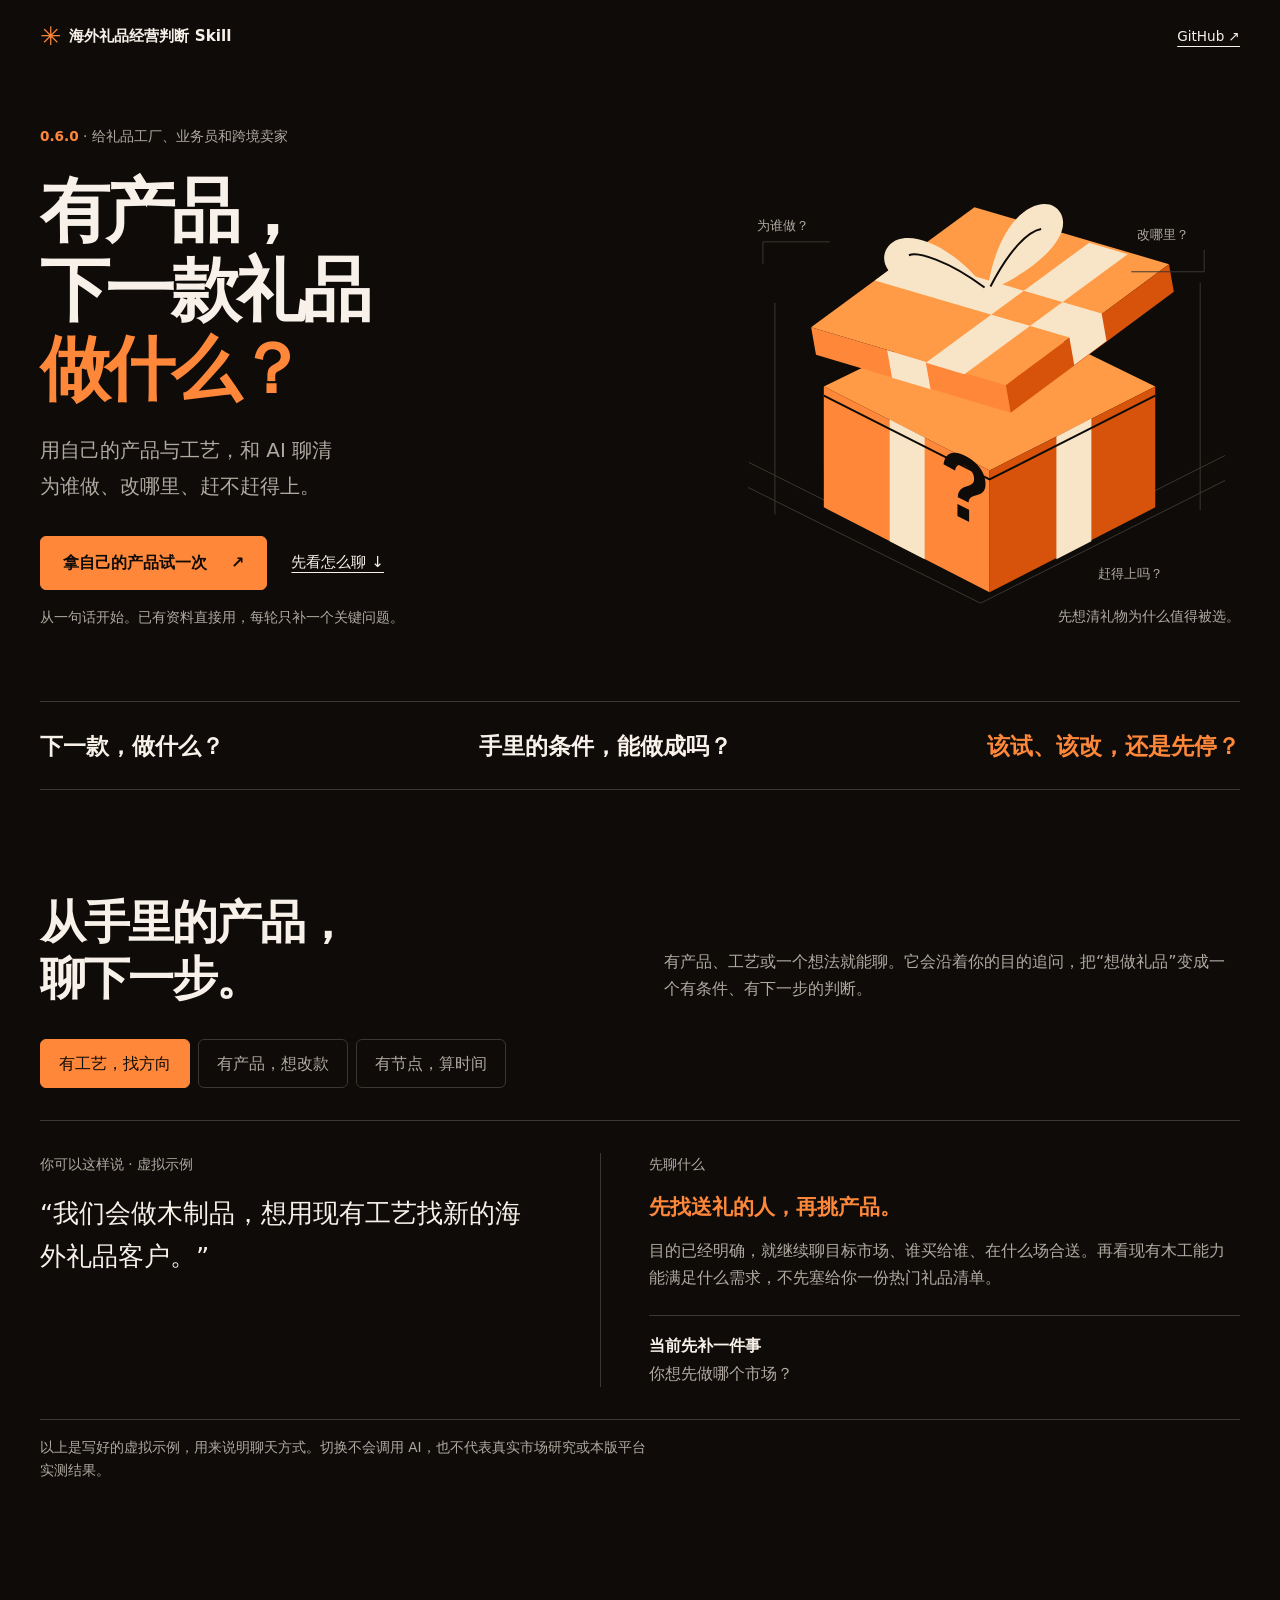
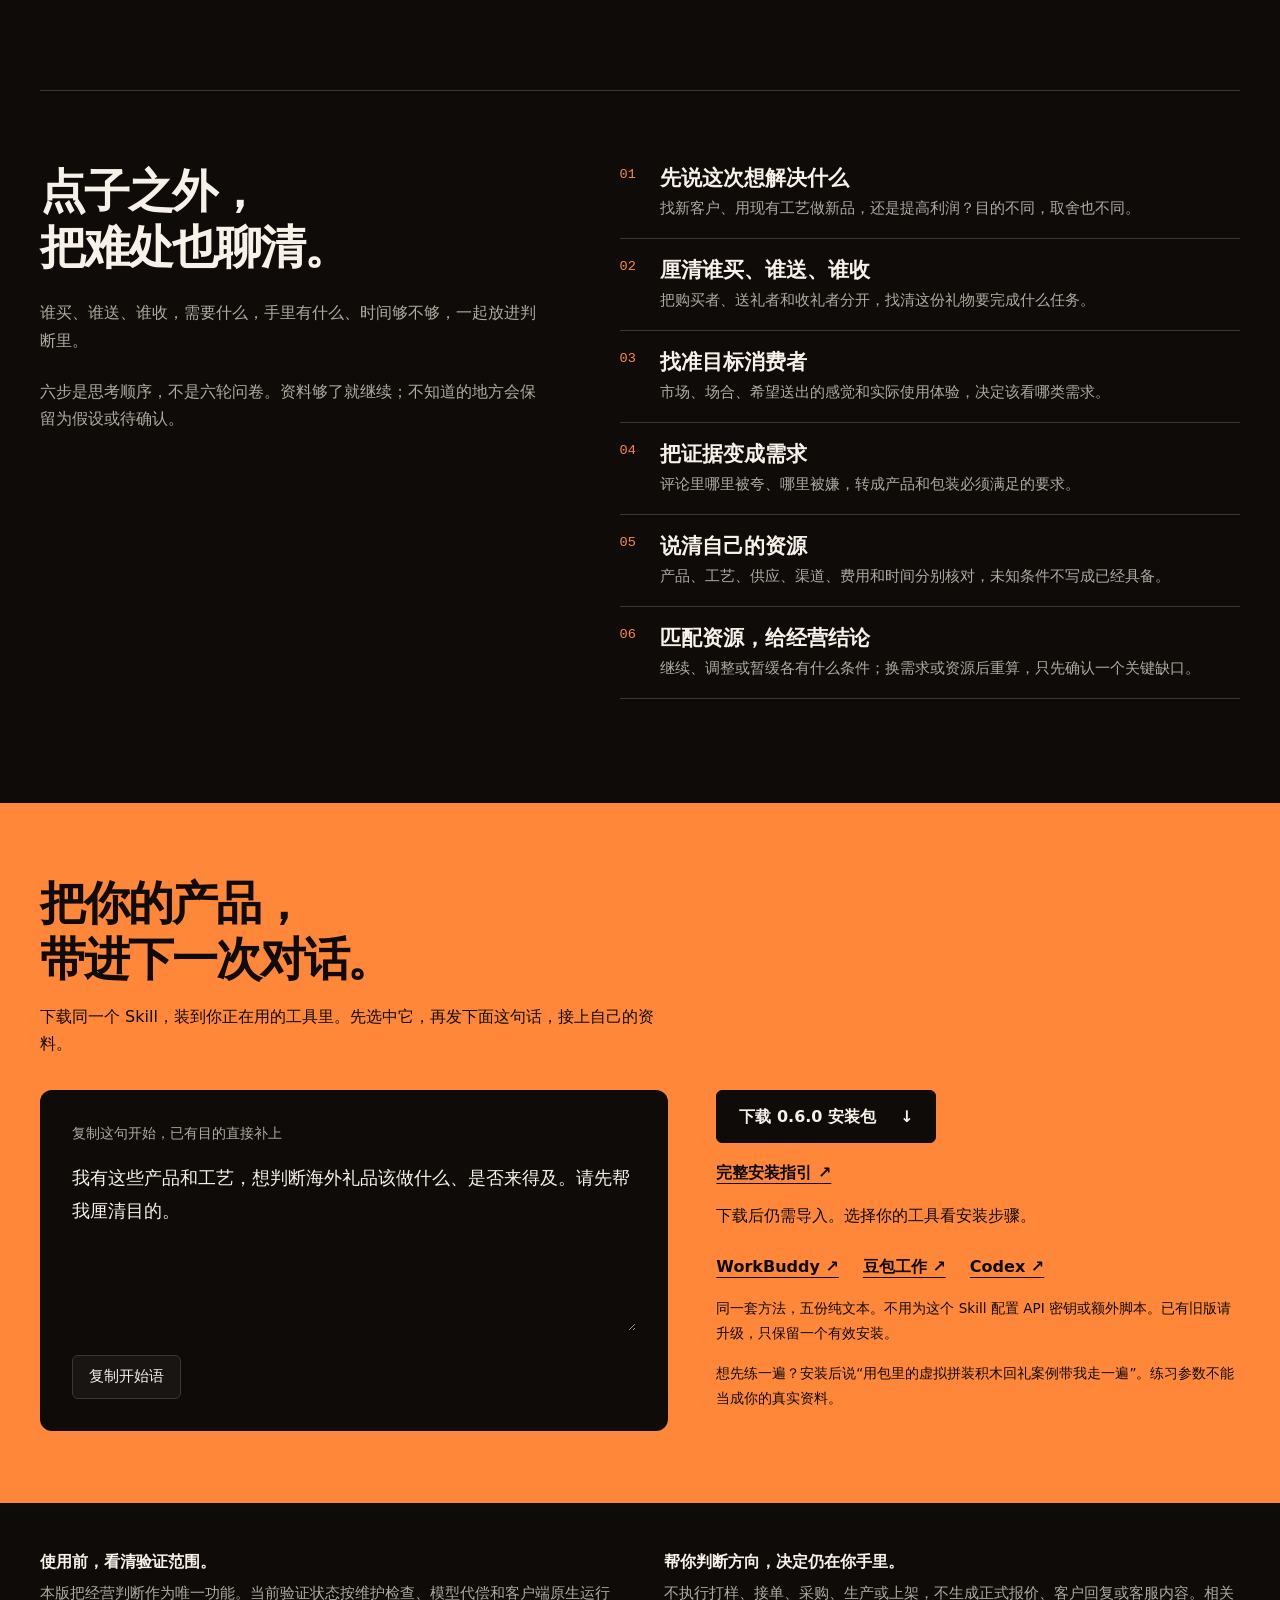
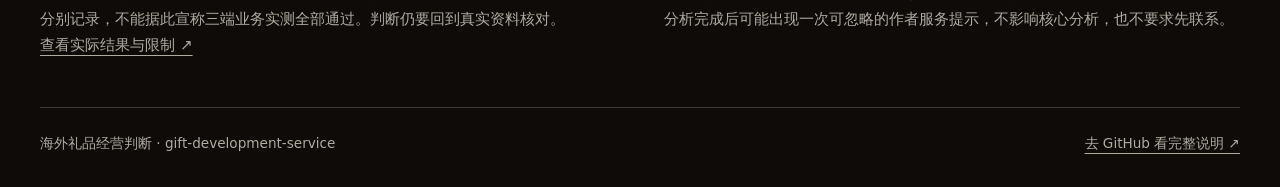
<file: docs/site/index.html>
<!doctype html>
<html lang="zh-CN">
<head>
<meta charset="utf-8">
<meta name="viewport" content="width=device-width,initial-scale=1">
<meta name="description" content="用自己的产品与工艺，和 AI 聊清下一款海外礼品为谁做、改哪里、赶不赶得上。海外礼品经营判断 Skill，0.6.0。">
<meta name="theme-color" content="#171512">
<meta property="og:title" content="有产品，下一款礼品做什么？">
<meta property="og:description" content="用自己的产品与工艺，和 AI 聊清为谁做、改哪里、赶不赶得上。">
<meta property="og:image" content="https://friedrich-arthur.github.io/Gift-Category-Development-Skill/assets/cover.svg">
<meta property="og:type" content="website">
<title>下一款礼品做什么？｜海外礼品经营判断 Skill</title>
<link rel="icon" href="assets/cover.svg" type="image/svg+xml">
<link rel="stylesheet" href="tokens.css">
<style>
html,body{overflow-x:clip}
*{box-sizing:border-box}html{scroll-behavior:smooth;scroll-padding-top:24px}body{margin:0;background:var(--color-paper);color:var(--color-ink);font:var(--text-body)/1.7 var(--font-body);-webkit-font-smoothing:antialiased}a{color:inherit;text-underline-offset:5px}button,a{touch-action:manipulation}button{font:inherit}a:focus-visible,button:focus-visible,summary:focus-visible,textarea:focus-visible{outline:3px solid var(--color-focus);outline-offset:5px}button,a.button,.switch button{white-space:nowrap}button{cursor:pointer}h1,h2,h3,p{margin:0}h1,h2,h3{font-family:var(--font-display);overflow-wrap:anywhere;min-width:0}h1{font-size:var(--text-display);line-height:1.12;font-weight:900;letter-spacing:-.065em}h2{font-size:var(--text-heading);line-height:1.22;letter-spacing:-.045em;font-weight:800}h3{font-size:1.3rem;line-height:1.4}p{max-width:45em}::selection{background:var(--color-accent);color:var(--color-accent-ink)}.wrap{width:min(1200px,calc(100% - 80px));margin-inline:auto}.skip{position:absolute;top:8px;left:8px;transform:translateY(-180%);background:var(--color-accent);color:var(--color-accent-ink);padding:var(--space-sm) var(--space-md);z-index:5}.skip:focus{transform:none}.top{padding-block:var(--space-lg);display:flex;align-items:center;justify-content:space-between;gap:var(--space-md)}.brand{font-weight:800;text-decoration:none;display:flex;align-items:center;gap:var(--space-sm);font-size:.95rem}.brand-mark{color:var(--color-accent);font-size:1.6rem;line-height:1}.top-link{font-size:var(--text-small)}.hero{padding:var(--space-2xl) 0 var(--space-3xl);display:grid;grid-template-columns:minmax(0,1.25fr) minmax(0,1fr);align-items:center;gap:var(--space-xl)}.version{display:inline-block;font-size:var(--text-small);color:var(--color-muted);margin-bottom:var(--space-lg)}.version strong{color:var(--color-accent);font-weight:600}.accent{color:var(--color-accent)}.lede{margin-block:var(--space-lg) var(--space-xl);font-size:var(--text-lede);color:var(--color-muted);line-height:1.8;max-width:29em}.actions{display:flex;gap:var(--space-lg);align-items:center;flex-wrap:wrap}.button{display:inline-flex;justify-content:center;align-items:center;gap:var(--space-lg);min-height:52px;padding:12px 22px;border:var(--rule-width) solid var(--color-accent);border-radius:var(--radius-sm);background:var(--color-accent);color:var(--color-accent-ink);font-weight:750;text-decoration:none;transition:transform var(--dur-hover) var(--ease-out)}.button:hover{transform:translateY(-2px)}.button:active{transform:translateY(1px)}.text-link{font-size:.95rem;white-space:nowrap}.hero-note{font-size:var(--text-small);color:var(--color-muted);margin-top:var(--space-md)}.gift-art{width:100%;display:block;overflow:visible}.gift-art .box-front{fill:var(--color-accent)}.gift-art .box-top{fill:var(--color-gift-top)}.gift-art .box-side{fill:var(--color-gift-side)}.gift-art .ribbon{fill:var(--color-ribbon)}.gift-art .wire{fill:none;stroke:var(--color-rule);stroke-width:1}.gift-art .cut{fill:none;stroke:var(--color-paper);stroke-width:2}.gift-art text{fill:var(--color-muted);font:13px var(--font-body)}.gift-art .question{fill:var(--color-paper);font:900 92px var(--font-display)}.art-note{text-align:right;color:var(--color-muted);font-size:var(--text-small);margin-top:-12px}.questions{border-block:var(--rule-width) solid var(--color-rule);display:flex;justify-content:space-between;gap:var(--space-lg);padding-block:var(--space-lg);font-size:clamp(1.1rem,2vw,1.45rem);font-weight:650}.questions span:last-child{color:var(--color-accent)}.section{padding-block:var(--space-4xl)}.intro{display:grid;grid-template-columns:minmax(0,1fr) minmax(0,1fr);gap:var(--space-2xl);align-items:end}.intro>p{color:var(--color-muted);padding-bottom:var(--space-xs)}.switch{display:flex;gap:var(--space-sm);flex-wrap:wrap;margin-block:var(--space-xl)}.switch button{border:var(--rule-width) solid var(--color-rule);background:var(--color-paper);color:var(--color-muted);padding:10px 18px;border-radius:var(--radius-sm);min-height:46px}.switch button[aria-pressed=true]{color:var(--color-accent-ink);background:var(--color-accent);border-color:var(--color-accent)}.switch button:hover{border-color:var(--color-accent)}.demo{border-block:var(--rule-width) solid var(--color-rule);display:grid;grid-template-columns:minmax(0,1fr) minmax(0,1.25fr);gap:var(--space-2xl);padding-block:var(--space-xl)}.demo-in{padding-right:var(--space-lg)}.demo-label{display:block;color:var(--color-muted);font-size:var(--text-small);margin-bottom:var(--space-md)}.demo-input{font-size:clamp(1.2rem,2vw,1.65rem);line-height:1.7}.demo-output{border-left:var(--rule-width) solid var(--color-rule);padding-left:var(--space-2xl)}.demo-output h3{color:var(--color-accent);margin-bottom:var(--space-md)}.demo-output p{color:var(--color-muted)}.next{margin-top:var(--space-lg);padding-top:var(--space-md);border-top:var(--rule-width) solid var(--color-rule)}.next strong{color:var(--color-ink)}.demo-caption{color:var(--color-muted);font-size:var(--text-small);margin-top:var(--space-md)}.process{display:grid;grid-template-columns:minmax(0,.9fr) minmax(0,1.1fr);gap:var(--space-3xl);border-top:var(--rule-width) solid var(--color-rule);padding-top:var(--space-3xl)}.process-head p{color:var(--color-muted);margin-top:var(--space-lg)}.steps{margin:0;padding:0;list-style:none;counter-reset:flow}.steps li{counter-increment:flow;display:grid;grid-template-columns:24px minmax(0,1fr);gap:var(--space-md);padding-block:var(--space-md);border-bottom:var(--rule-width) solid var(--color-rule)}.steps li:first-child{padding-top:0}.steps li::before{content:counter(flow,decimal-leading-zero);font:var(--text-small)/1.8 var(--font-mono);color:var(--color-accent)}.steps p{color:var(--color-muted);font-size:.95rem;margin-top:var(--space-xs)}.install{background:var(--color-accent);color:var(--color-accent-ink);padding-block:var(--space-3xl)}.install h2{max-width:16em}.install-intro{margin-top:var(--space-md);max-width:40em}.install-layout{display:grid;grid-template-columns:minmax(0,1.2fr) minmax(0,1fr);gap:var(--space-2xl);margin-top:var(--space-xl)}.start-box{padding:var(--space-xl);background:var(--color-paper);color:var(--color-ink);border-radius:var(--radius-md)}.start-box label{display:block;color:var(--color-muted);font-size:var(--text-small);margin-bottom:var(--space-md)}textarea{display:block;width:100%;min-height:170px;resize:vertical;border:0;padding:0;background:var(--color-paper);color:var(--color-ink);font:1.15rem/1.8 var(--font-body);border-radius:0}.copy-row{display:flex;gap:var(--space-md);align-items:center;flex-wrap:wrap;margin-top:var(--space-lg)}.copy-row button{font-size:.95rem;min-height:44px;padding:8px 16px;border:var(--rule-width) solid var(--color-rule);border-radius:var(--radius-sm);background:var(--color-surface);color:var(--color-ink)}.copy-row button:hover{border-color:var(--color-accent)}.copy-status{font-size:var(--text-small);color:var(--color-muted);min-height:1.7em}.install-links{display:flex;flex-direction:column;gap:var(--space-md)}.download{background:var(--color-paper);color:var(--color-ink);border-color:var(--color-paper);align-self:flex-start}.platform{margin-top:var(--space-sm);display:flex;flex-wrap:wrap;gap:var(--space-sm) var(--space-lg)}.platform a{font-weight:650;white-space:nowrap}.install-small{font-size:var(--text-small);line-height:1.8}.limits{padding-block:var(--space-2xl);display:grid;grid-template-columns:minmax(0,1fr) minmax(0,1fr);gap:var(--space-2xl)}.limits p{color:var(--color-muted);font-size:.95rem}.limits h3{margin-bottom:var(--space-sm);font-size:1rem}.limits a{white-space:nowrap}footer{padding-block:var(--space-lg) var(--space-xl);border-top:var(--rule-width) solid var(--color-rule);display:flex;justify-content:space-between;gap:var(--space-lg);font-size:var(--text-small);color:var(--color-muted)}footer a{white-space:nowrap}noscript p{padding:var(--space-md);background:var(--color-surface);color:var(--color-ink)}
@media(min-width:1600px){.hero{padding-block:var(--space-3xl) var(--space-4xl)}}
@media(max-width:850px){.wrap{width:calc(100% - 48px)}.hero{gap:var(--space-md);grid-template-columns:minmax(0,1.3fr) minmax(0,1fr)}h1{font-size:clamp(2.7rem,6vw,4.5rem)}.hero .actions{gap:var(--space-md)}.intro,.process{gap:var(--space-xl)}.section{padding-block:var(--space-3xl)}.demo{gap:var(--space-xl)}.demo-output{padding-left:var(--space-xl)}.install-layout{gap:var(--space-xl)}}
@media(max-width:620px){.wrap{width:calc(100% - 40px)}.top{padding-block:var(--space-md)}.brand{font-size:.8rem}.brand-mark{font-size:1.3rem}.top-link{font-size:.8rem}.hero{grid-template-columns:minmax(0,1fr);padding-block:var(--space-xl) var(--space-2xl);gap:var(--space-md)}h1{font-size:clamp(2.75rem,10.2vw,3.8rem);letter-spacing:-.06em}.version{margin-bottom:var(--space-md)}.lede{margin-block:var(--space-lg);font-size:1.05rem}.hero-art{width:78%;justify-self:end;margin-top:-8px}.art-note{font-size:.75rem;margin-top:-20px}.hero-note{font-size:.75rem}.questions{flex-wrap:wrap;gap:var(--space-sm) var(--space-lg);font-size:1rem}.questions span:last-child{width:100%}.intro,.demo,.process,.install-layout,.limits{grid-template-columns:minmax(0,1fr)}.intro{gap:var(--space-md)}h2{font-size:2rem}.switch{gap:var(--space-sm);margin-block:var(--space-lg)}.switch button{padding:9px 12px;font-size:.9rem}.demo{gap:var(--space-lg);padding-block:var(--space-lg)}.demo-in{padding:0}.demo-output{border-left:0;border-top:var(--rule-width) solid var(--color-rule);padding:var(--space-lg) 0 0}.demo-input{font-size:1.2rem}.section{padding-block:var(--space-2xl)}.process{padding-top:var(--space-2xl);gap:var(--space-xl)}.install{padding-block:var(--space-2xl)}.start-box{padding:var(--space-lg)}textarea{font-size:1.05rem;min-height:180px}.limits{gap:var(--space-lg);padding-block:var(--space-xl)}footer{flex-wrap:wrap;gap:var(--space-sm)}}
@media(prefers-reduced-motion:reduce){html{scroll-behavior:auto}*,*::before,*::after{transition:none!important;animation:none!important}.button:hover,.button:active{transform:none}}
</style>
</head>
<body>
<a href="#main" class="skip">跳到正文</a>
<header class="top wrap"><a class="brand" href="#main"><span class="brand-mark" aria-hidden="true">✳</span>海外礼品经营判断 Skill</a><a class="top-link" href="https://github.com/Friedrich-arthur/Gift-Category-Development-Skill">GitHub ↗</a></header>
<main id="main">
<section class="hero wrap" aria-labelledby="hero-title">
<div><div class="version"><strong>0.6.0</strong> · 给礼品工厂、业务员和跨境卖家</div><h1 id="hero-title">有产品，<br>下一款礼品<br><span class="accent">做什么？</span></h1><p class="lede">用自己的产品与工艺，和 AI 聊清<br>为谁做、改哪里、赶不赶得上。</p><div class="actions"><a class="button" href="#install">拿自己的产品试一次 <span aria-hidden="true">↗</span></a><a class="text-link" href="#examples">先看怎么聊 ↓</a></div><p class="hero-note">从一句话开始。已有资料直接用，每轮只补一个关键问题。</p></div>
<figure class="hero-art" style="margin-inline:0;margin-bottom:0">
<svg class="gift-art" viewBox="0 0 520 480" role="img" aria-labelledby="gift-title"><title id="gift-title">打开的橙色礼盒，盒面带着下一款礼品的问号</title><path class="wire" d="M27 350 260 466 505 343M28 325 260 441 505 318M54 377V165M480 373V145"/><path class="box-top" d="m103 249 166-81 166 81-166 84z"/><path class="box-front" d="m103 249 166 84v122L103 370z"/><path class="box-side" d="m269 333 166-84v121l-166 85z"/><path class="ribbon" d="m169 282 35 18v122l-35-18zM336 299l35-18v123l-35 18z"/><path class="cut" d="m103 258 166 84 166-84"/><g transform="translate(0,-35) rotate(-10 269 190)"><path class="box-top" d="m87 193 182-90 182 90-182 91z"/><path class="box-front" d="m87 193 182 91v28L87 221z"/><path class="box-side" d="m269 284 182-91v28l-182 91z"/><path class="ribbon" d="m158 158 36-18 182 90-36 18zM194 248l36 18 182-90-36-18zM158 229l36 18v28l-36-18zM340 248l36-18v28l-36 18z"/><path d="M267 188c-83-2-111-44-89-62 22-17 67 15 89 62Zm0 0c27-82 78-88 86-64 9 27-42 55-86 64Z" class="ribbon"/><path class="cut" d="M265 184c-32-34-60-47-69-45m75 45c26-34 47-48 60-48"/></g><text class="question" transform="matrix(.9,.45,0,1,219,370)">?</text><path class="wire" d="M411 134h73v-22M109 104H42v22"/><text x="36" y="92">为谁做？</text><text x="417" y="101">改哪里？</text><text x="378" y="441">赶得上吗？</text></svg><figcaption class="art-note">先想清礼物为什么值得被选。</figcaption>
</figure>
</section>
<div class="questions wrap" aria-label="这套 Skill 帮你想清的问题"><span>下一款，做什么？</span><span>手里的条件，能做成吗？</span><span>该试、该改，还是先停？</span></div>
<section id="examples" class="section wrap" aria-labelledby="examples-title">
<div class="intro"><h2 id="examples-title">从手里的产品，<br>聊下一步。</h2><p>有产品、工艺或一个想法就能聊。它会沿着你的目的追问，把“想做礼品”变成一个有条件、有下一步的判断。</p></div>
<div class="switch" role="group" aria-label="切换虚拟对话示例"><button type="button" aria-pressed="true" data-scene="0" aria-controls="demo-content">有工艺，找方向</button><button type="button" aria-pressed="false" data-scene="1" aria-controls="demo-content">有产品，想改款</button><button type="button" aria-pressed="false" data-scene="2" aria-controls="demo-content">有节点，算时间</button></div>
<div class="demo" id="demo-content" aria-live="polite" aria-atomic="true"><div class="demo-in"><span class="demo-label">你可以这样说 · 虚拟示例</span><p class="demo-input" id="scene-input">“我们会做木制品，想用现有工艺找新的海外礼品客户。”</p></div><div class="demo-output"><span class="demo-label">先聊什么</span><h3 id="scene-title">先找送礼的人，再挑产品。</h3><p id="scene-output">目的已经明确，就继续聊目标市场、谁买给谁、在什么场合送。再看现有木工能力能满足什么需求，不先塞给你一份热门礼品清单。</p><p class="next" id="scene-next"><strong>当前先补一件事</strong><br>你想先做哪个市场？</p></div></div>
<p class="demo-caption">以上是写好的虚拟示例，用来说明聊天方式。切换不会调用 AI，也不代表真实市场研究或本版平台实测结果。</p><noscript><p>当前显示第一段虚拟示例。可直接下载 Skill，把自己的情况交给正在使用的 AI。</p></noscript>
</section>
<section class="wrap section" aria-labelledby="flow-title"><div class="process"><div class="process-head"><h2 id="flow-title">点子之外，<br>把难处也聊清。</h2><p>谁买、谁送、谁收，需要什么，手里有什么、时间够不够，一起放进判断里。</p><p>六步是思考顺序，不是六轮问卷。资料够了就继续；不知道的地方会保留为假设或待确认。</p></div><ol class="steps"><li><div><h3>先说这次想解决什么</h3><p>找新客户、用现有工艺做新品，还是提高利润？目的不同，取舍也不同。</p></div></li><li><div><h3>厘清谁买、谁送、谁收</h3><p>把购买者、送礼者和收礼者分开，找清这份礼物要完成什么任务。</p></div></li><li><div><h3>找准目标消费者</h3><p>市场、场合、希望送出的感觉和实际使用体验，决定该看哪类需求。</p></div></li><li><div><h3>把证据变成需求</h3><p>评论里哪里被夸、哪里被嫌，转成产品和包装必须满足的要求。</p></div></li><li><div><h3>说清自己的资源</h3><p>产品、工艺、供应、渠道、费用和时间分别核对，未知条件不写成已经具备。</p></div></li><li><div><h3>匹配资源，给经营结论</h3><p>继续、调整或暂缓各有什么条件；换需求或资源后重算，只先确认一个关键缺口。</p></div></li></ol></div></section>
<section class="install" id="install" aria-labelledby="install-title"><div class="wrap"><h2 id="install-title">把你的产品，<br>带进下一次对话。</h2><p class="install-intro">下载同一个 Skill，装到你正在用的工具里。先选中它，再发下面这句话，接上自己的资料。</p><div class="install-layout"><div class="start-box"><label for="start-text">复制这句开始，已有目的直接补上</label><textarea readonly id="start-text" spellcheck="false">我有这些产品和工艺，想判断海外礼品该做什么、是否来得及。请先帮我厘清目的。</textarea><div class="copy-row"><button type="button" id="copy">复制开始语</button><span class="copy-status" role="status" id="copy-status"></span></div></div><div class="install-links"><a class="button download" href="https://github.com/Friedrich-arthur/Gift-Category-Development-Skill/releases/download/v0.6.0/gift-development-service.zip">下载 0.6.0 安装包 <span aria-hidden="true">↓</span></a><p><a href="install.html"><strong>完整安装指引 ↗</strong></a></p><p>下载后仍需导入。选择你的工具看安装步骤。</p><div class="platform"><a href="install.html#workbuddy">WorkBuddy ↗</a><a href="install.html#doubao">豆包工作 ↗</a><a href="install.html#codex">Codex ↗</a></div><p class="install-small">同一套方法，五份纯文本。不用为这个 Skill 配置 API 密钥或额外脚本。已有旧版请升级，只保留一个有效安装。</p><p class="install-small">想先练一遍？安装后说“用包里的虚拟拼装积木回礼案例带我走一遍”。练习参数不能当成你的真实资料。</p></div></div></div></section>
<aside class="limits wrap" aria-label="使用范围"><div><h3>使用前，看清验证范围。</h3><p>本版把经营判断作为唯一功能。当前验证状态按维护检查、模型代偿和客户端原生运行分别记录，不能据此宣称三端业务实测全部通过。判断仍要回到真实资料核对。<a href="https://github.com/Friedrich-arthur/Gift-Category-Development-Skill/blob/main/docs/VERIFICATION.md">查看实际结果与限制 ↗</a></p></div><div><h3>帮你判断方向，决定仍在你手里。</h3><p>不执行打样、接单、采购、生产或上架，不生成正式报价、客户回复或客服内容。相关分析完成后可能出现一次可忽略的作者服务提示，不影响核心分析，也不要求先联系。</p></div></aside>
</main>
<footer class="wrap"><span>海外礼品经营判断 · gift-development-service</span><a href="https://github.com/Friedrich-arthur/Gift-Category-Development-Skill">去 GitHub 看完整说明 ↗</a></footer>
<script>
const scenes = [
  {input:'“我们会做木制品，想用现有工艺找新的海外礼品客户。”', title:'先找送礼的人，再挑产品。', output:'目的已经明确，就继续聊目标市场、谁买给谁、在什么场合送。再看现有木工能力能满足什么需求，不先塞给你一份热门礼品清单。', next:'你想先做哪个市场？'},
  {input:'“我想提高现有杯子的礼品溢价，优先做美国市场。这里有产品照片和几条真实评论。”', title:'从具体评论，找到值得改的地方。', output:'先确认这款杯子要解决谁的送礼需求，再把你给的评论转成具体改进假设。包装、材质或使用体验该改哪里，要有原文依据；几条评论不能证明市场需求。', next:'这款杯子主要想让谁买给谁？'},
  {input:'“我想用现有产品做节日礼盒，这是购买窗口、打样和生产资料。换包装还赶得上吗？”', title:'把购买窗口和备货时间放在一起。', output:'分开购买和收礼时间，看打样、生产、包装、运输与可售准备的依赖。有些能并行，有些必须先后做；必要交期未知，就保留条件，不承诺赶得上。', next:'新包装的批量交期确认了吗？'}
];
const sceneButtons = [...document.querySelectorAll('[data-scene]')];
sceneButtons.forEach(button => button.addEventListener('click', () => {
  const scene = scenes[Number(button.dataset.scene)];
  document.getElementById('scene-input').textContent = scene.input;
  document.getElementById('scene-title').textContent = scene.title;
  document.getElementById('scene-output').textContent = scene.output;
  const next = document.getElementById('scene-next');
  next.replaceChildren(Object.assign(document.createElement('strong'), {textContent:'当前先补一件事'}), document.createElement('br'), document.createTextNode(scene.next));
  sceneButtons.forEach(item => item.setAttribute('aria-pressed', String(item === button)));
}));
document.getElementById('copy').addEventListener('click', async () => {
  const text = document.getElementById('start-text');
  const status = document.getElementById('copy-status');
  try {
    if (!navigator.clipboard || !window.isSecureContext) throw new Error('manual copy');
    await navigator.clipboard.writeText(text.value);
    status.textContent = '已复制，去 AI 对话里粘贴。';
  } catch {
    text.focus();
    text.select();
    status.textContent = '已选中文字，请长按复制或按 Ctrl/Cmd+C。';
  }
});
</script>
</body>
</html>
</file>
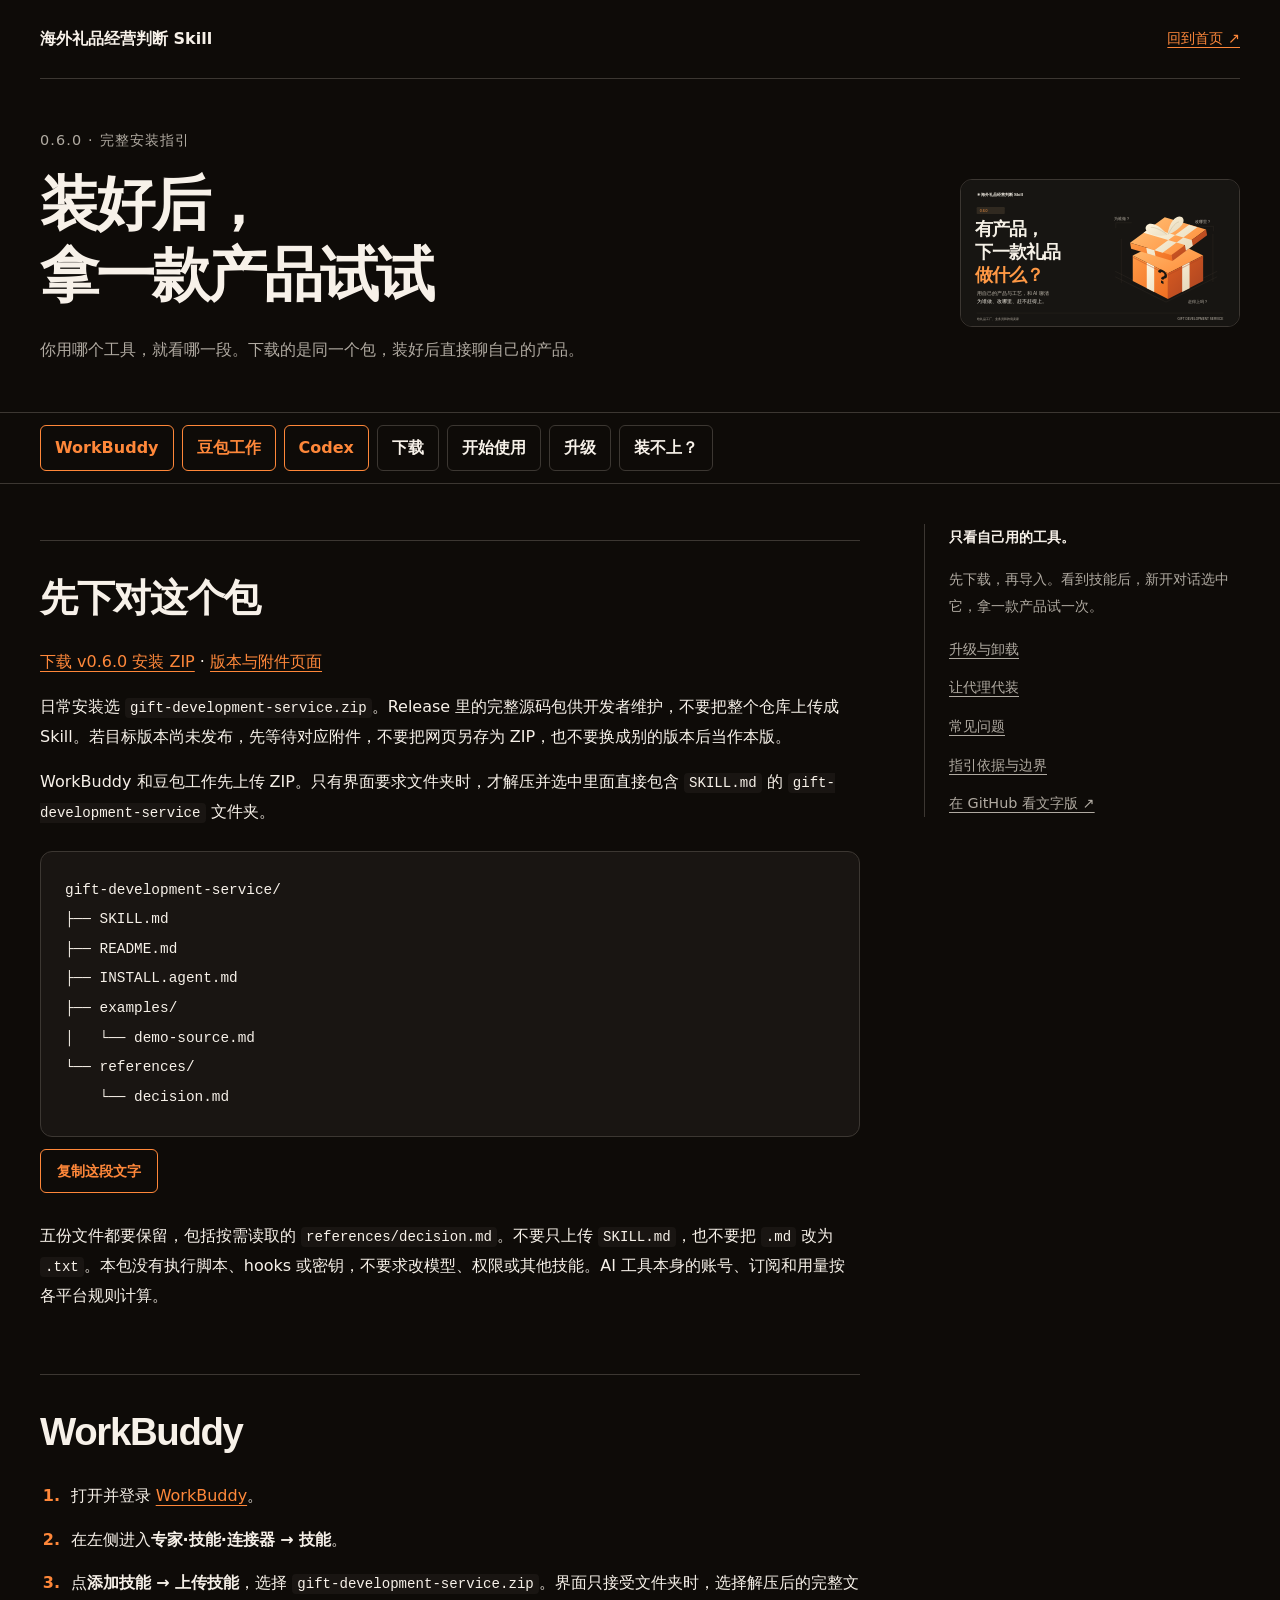
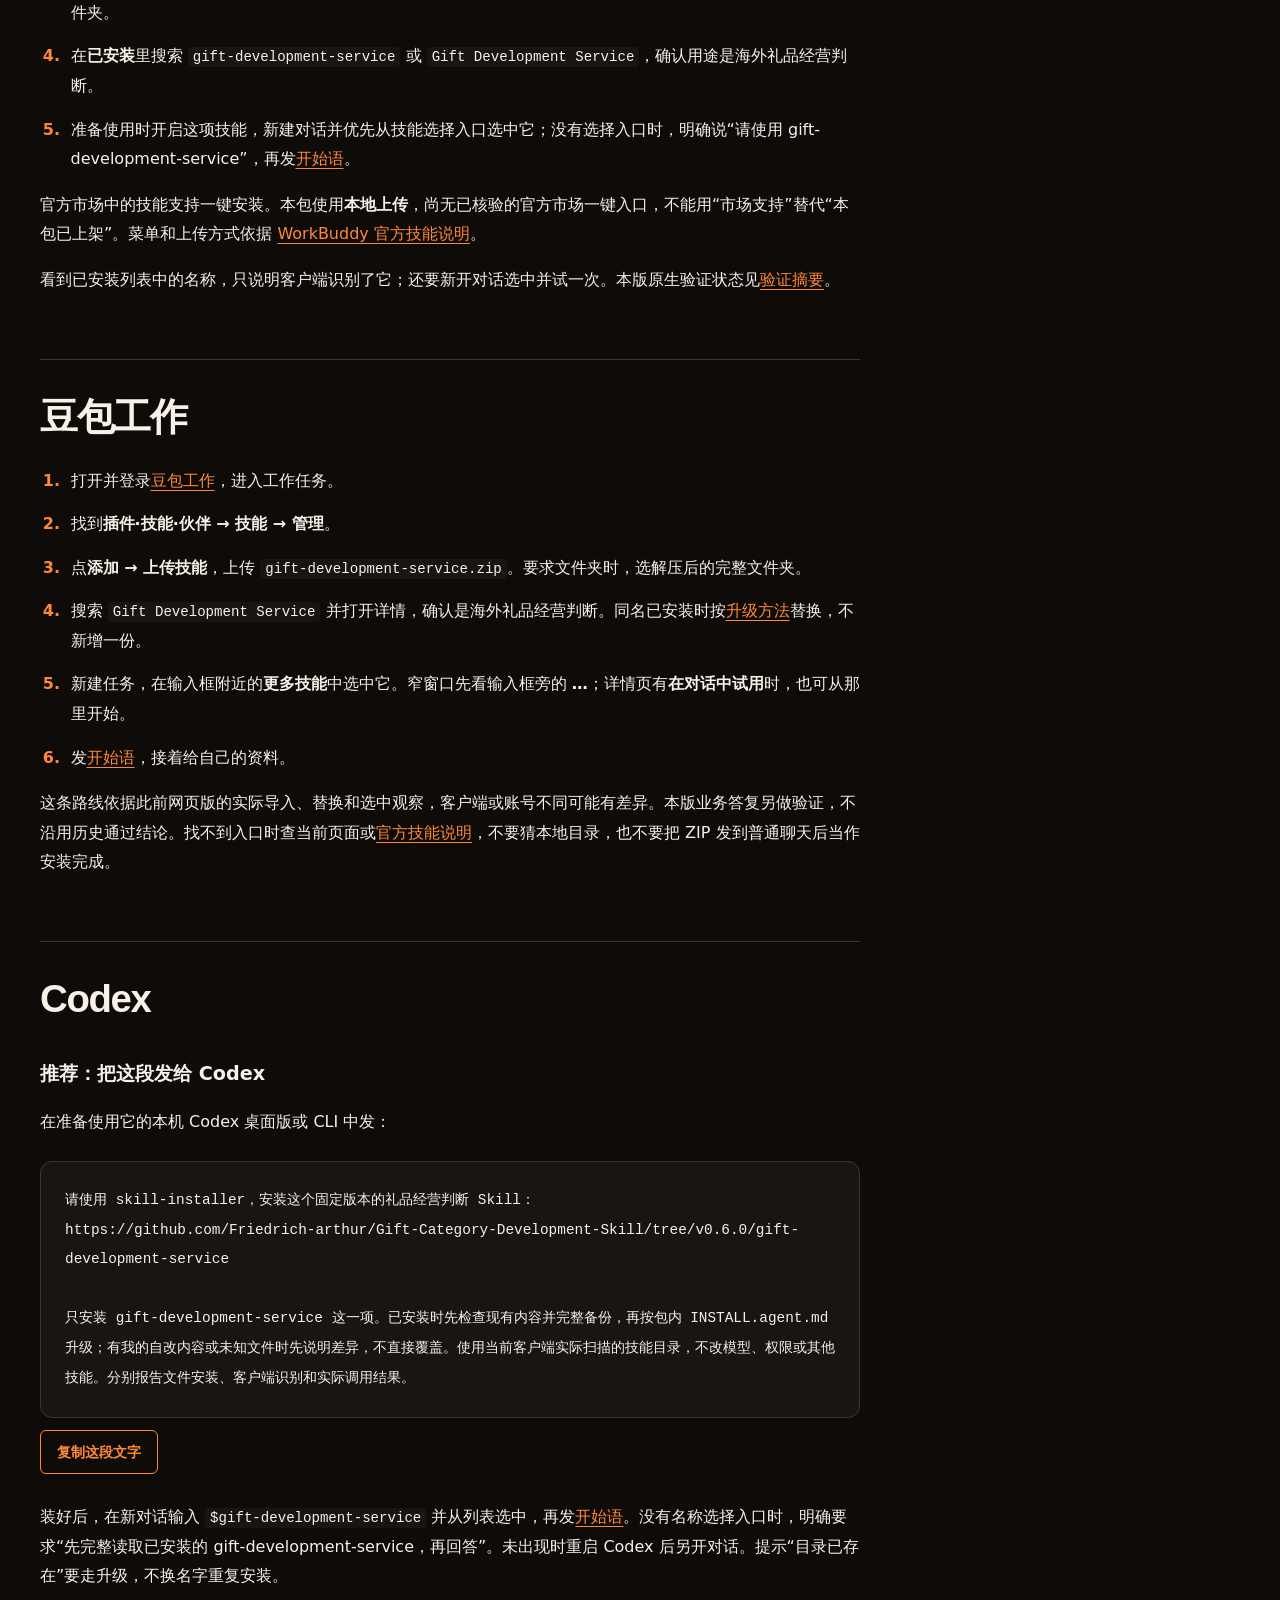
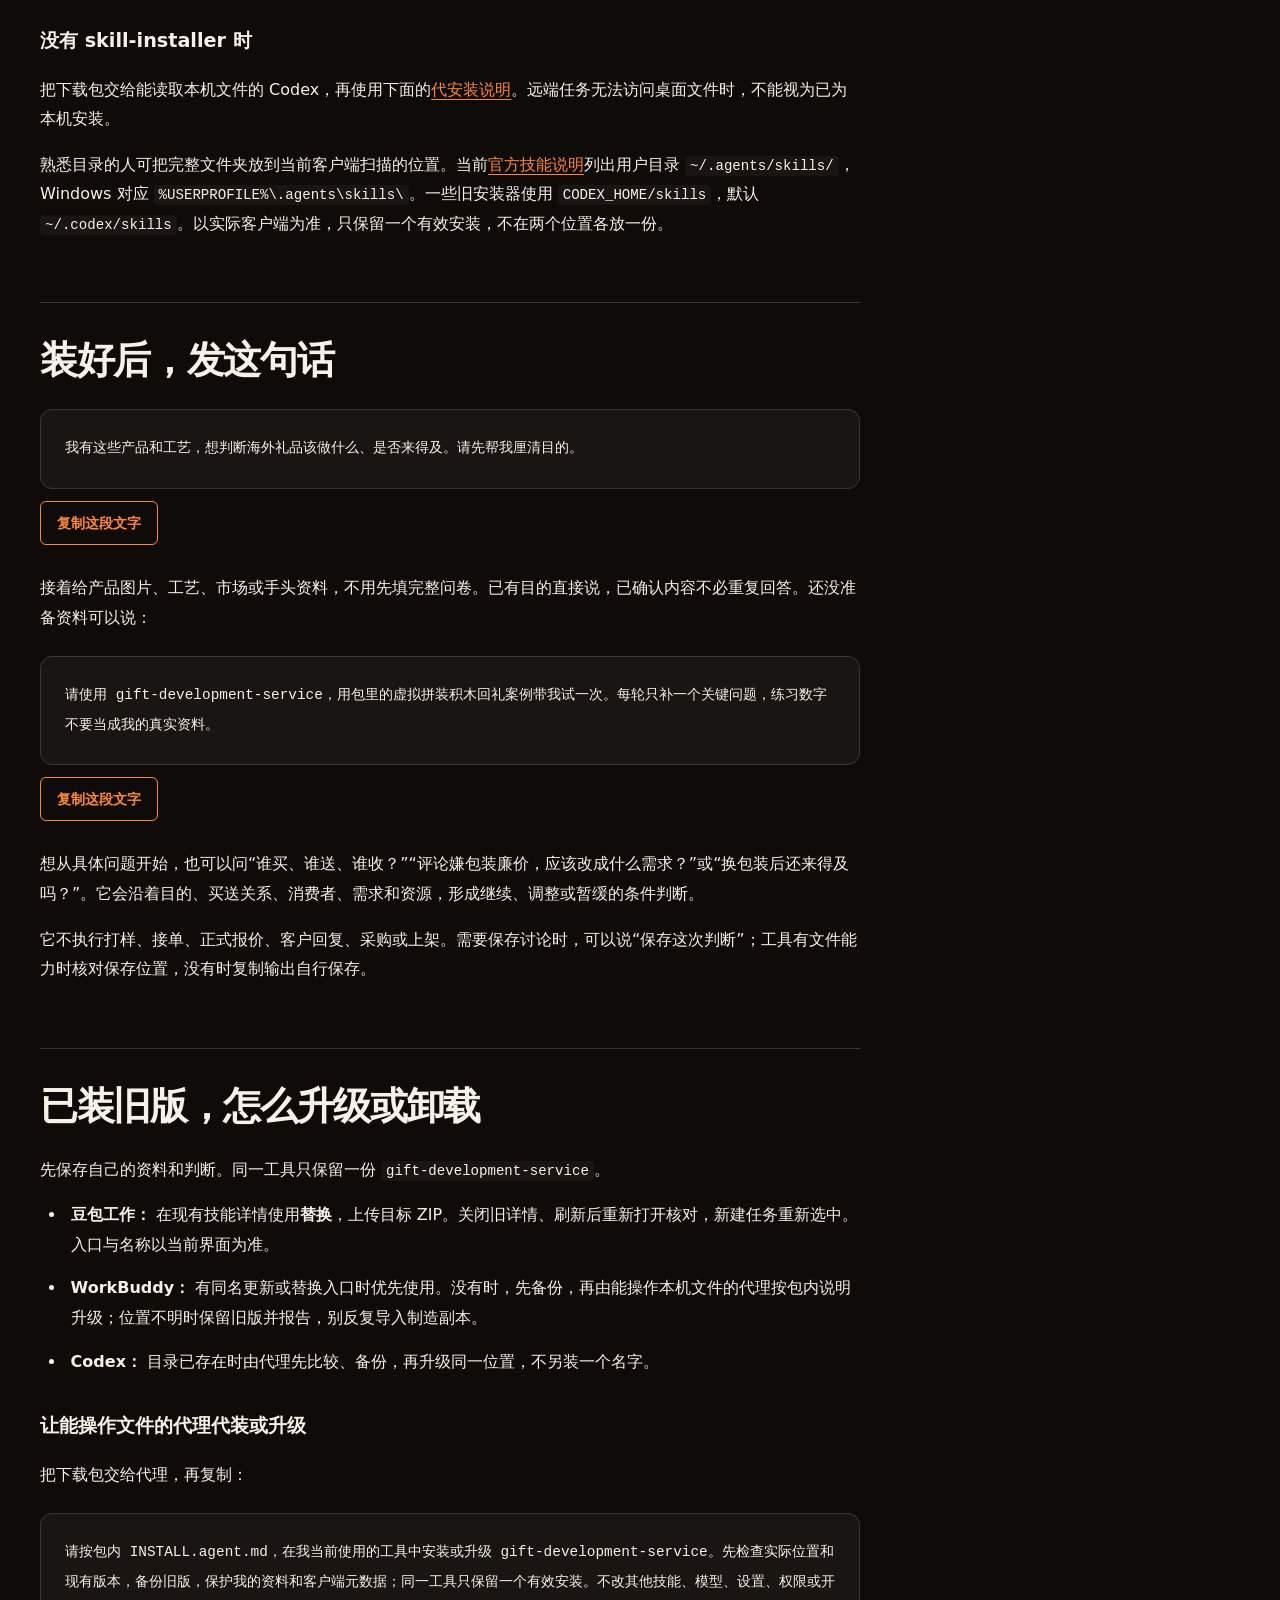
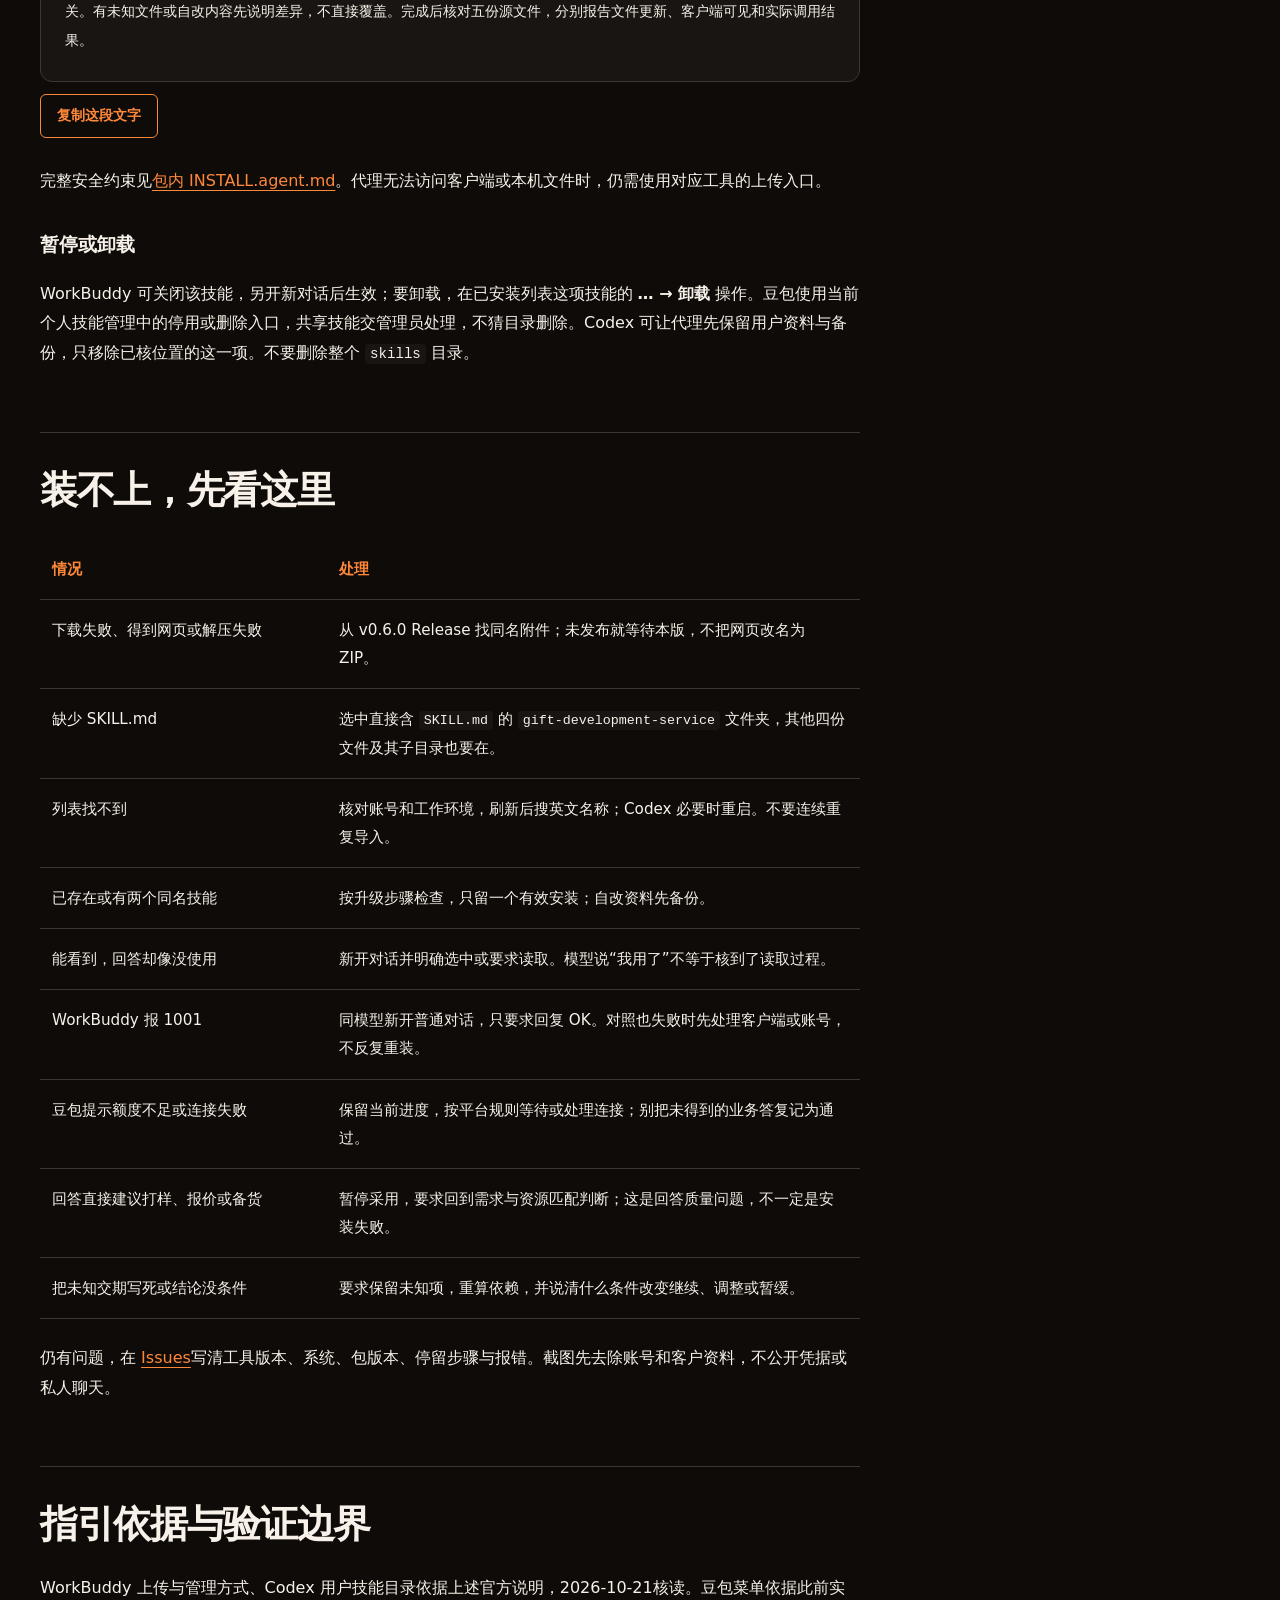
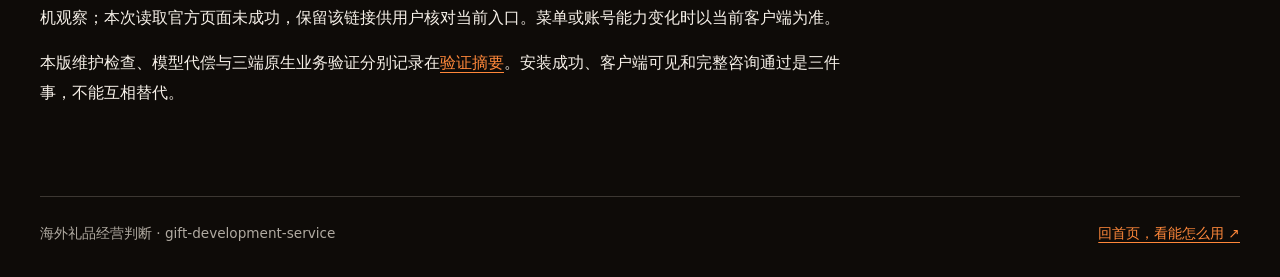
<file: docs/site/install.html>
<!doctype html>
<!-- Generated by tools/build_install_guide.py from docs/INSTALLATION.md. -->
<html lang="zh-CN">
<head>
<meta charset="utf-8">
<meta name="viewport" content="width=device-width,initial-scale=1">
<meta name="description" content="礼品开发 Skill 完整安装指引。WorkBuddy、豆包工作和 Codex 的下载、导入、开始使用、升级、卸载与常见问题。">
<meta name="theme-color" content="#171512">
<title>装好后，拿一款产品试试｜礼品开发 Skill 安装指引</title>
<link rel="icon" href="assets/cover.svg" type="image/svg+xml">
<link rel="stylesheet" href="tokens.css">
<style>
*{box-sizing:border-box}html,body{overflow-x:clip}html{scroll-behavior:smooth;scroll-padding-top:88px}
body{margin:0;background:var(--color-paper);color:var(--color-ink);font:var(--text-body)/1.85 var(--font-body);-webkit-font-smoothing:antialiased}
a{color:var(--color-accent);text-underline-offset:4px;overflow-wrap:anywhere}a:hover{text-decoration-thickness:2px}
a:focus-visible,button:focus-visible{outline:3px solid var(--color-focus);outline-offset:4px}
.wrap{width:min(1200px,calc(100% - 80px));margin:auto}.top{display:flex;justify-content:space-between;gap:20px;align-items:center;padding-block:24px;border-bottom:1px solid var(--color-rule)}
.brand{color:var(--color-ink);font-weight:750;text-decoration:none}.top>a:last-child{font-size:.9rem}.skip{position:absolute;top:8px;left:8px;transform:translateY(-180%);padding:8px 16px;background:var(--color-accent);color:var(--color-paper);z-index:10}.skip:focus{transform:none}
.intro{padding-block:48px 32px;display:grid;grid-template-columns:minmax(0,1fr) 280px;gap:40px;align-items:center}.eyebrow{color:var(--color-accent);font-size:.9rem;letter-spacing:.08em;margin:0 0 16px}.intro h1{font:850 clamp(2.4rem,4.6vw,4.5rem)/1.2 var(--font-display);letter-spacing:-.05em;margin:0 0 24px;max-width:12em}.intro p{color:var(--color-muted);max-width:39em}.intro img{width:100%;border:1px solid var(--color-rule);border-radius:var(--radius-md)}
.jump{position:sticky;top:0;background:var(--color-paper);border-block:1px solid var(--color-rule);z-index:2}.jump .wrap{display:flex;gap:8px;padding-block:12px;flex-wrap:wrap}.jump a{padding:7px 14px;border:1px solid var(--color-rule);border-radius:var(--radius-sm);text-decoration:none;color:var(--color-ink);font-weight:650}.jump a:nth-child(-n+3){border-color:var(--color-accent);color:var(--color-accent)}.jump a:hover{background:var(--color-surface)}
.layout{display:grid;grid-template-columns:minmax(0,820px) minmax(180px,1fr);gap:64px;padding-block:40px 72px}.guide{min-width:0}.guide>p:first-child{margin-top:0}.guide h2{font:800 clamp(1.8rem,3vw,2.6rem)/1.3 var(--font-display);letter-spacing:-.035em;margin:64px 0 24px;padding-top:32px;border-top:1px solid var(--color-rule)}.guide h2:first-of-type{margin-top:0}.guide h3{font-size:1.2rem;margin:32px 0 16px}.guide p{margin:16px 0}.guide li{padding-left:5px;margin-block:14px}.guide ol,.guide ul{padding-left:1.6em}.guide ol li::marker{color:var(--color-accent);font-weight:750}.guide img{width:100%;max-width:640px;height:auto;border-radius:var(--radius-md);margin-block:12px}
code{font-family:var(--font-mono);font-size:.88em;overflow-wrap:anywhere}p code,li code,td code{color:var(--color-ink);background:var(--color-surface);padding:2px 5px;border-radius:4px}pre{background:var(--color-surface);border:1px solid var(--color-rule);padding:24px;border-radius:var(--radius-md);margin:24px 0;white-space:pre-wrap;overflow-wrap:anywhere;tab-size:4}pre code{font-size:.9rem;line-height:1.85;white-space:pre-wrap}
.copy-tools{display:flex;align-items:center;flex-wrap:wrap;gap:12px;margin:-12px 0 28px}.copy-tools button{font:650 .9rem var(--font-body);min-height:44px;padding:10px 16px;border:1px solid var(--color-accent);border-radius:var(--radius-sm);color:var(--color-accent);background:var(--color-paper);cursor:pointer}.copy-status{font-size:.85rem;color:var(--color-muted)}
.table-wrap{overflow-x:auto;margin-block:24px}table{border-collapse:collapse;width:100%;font-size:.95rem}th,td{text-align:left;vertical-align:top;border-bottom:1px solid var(--color-rule);padding:16px 12px}th{color:var(--color-accent)}th:first-child,td:first-child{width:35%;min-width:155px}td{min-width:220px}
.side{font-size:.9rem;color:var(--color-muted)}.side>div{position:sticky;top:105px;border-left:1px solid var(--color-rule);padding-left:24px}.side p{margin:0 0 16px}.side nav{display:grid;gap:12px}.side a{color:var(--color-muted)}.side strong{color:var(--color-ink)}footer{border-top:1px solid var(--color-rule);padding-block:24px 32px;display:flex;justify-content:space-between;gap:20px;color:var(--color-muted);font-size:.85rem}::selection{background:var(--color-accent);color:var(--color-paper)}
@media(max-width:900px){.layout{grid-template-columns:minmax(0,1fr);gap:0}.side{display:none}.intro{grid-template-columns:minmax(0,1fr) 220px;gap:24px}}
@media(max-width:620px){html{scroll-padding-top:136px}.wrap{width:calc(100% - 40px)}.top{padding-block:16px;align-items:flex-start}.brand{font-size:.85rem}.top>a:last-child{font-size:.8rem;white-space:nowrap}.intro{grid-template-columns:1fr;padding-block:32px 24px;gap:12px}.intro h1{font-size:2.6rem}.intro img{width:180px;justify-self:end;display:none}.jump .wrap{gap:7px;padding-block:10px}.jump a{font-size:.85rem;padding:6px 10px;min-height:40px;display:flex;align-items:center}.layout{padding-block:32px 48px}.guide h2{margin-top:48px;padding-top:24px}.guide ol,.guide ul{padding-left:1.35em}.guide li{margin-block:16px}pre{padding:16px}pre code{font-size:.85rem}th:first-child,td:first-child{min-width:0;width:35%}td{min-width:0;overflow-wrap:anywhere}th,td{padding:12px 8px}footer{flex-direction:column;gap:8px}}
@media(prefers-reduced-motion:reduce){html{scroll-behavior:auto}}
@media print{.jump,.side,.copy-tools,.intro img{display:none}.wrap{width:100%}.layout{display:block}.intro{display:block}body{background:white;color:black}a{color:inherit}pre{background:#f4f4f4}.guide h2{break-after:avoid}}

.intro img{height:auto}
</style>
</head>
<body>
<a class="skip" href="#guide">跳到安装正文</a>
<header class="top wrap"><a class="brand" href="index.html">海外礼品经营判断 Skill</a><a href="index.html">回到首页 ↗</a></header>
<div class="intro wrap"><div><p class="eyebrow">0.6.0 · 完整安装指引</p><h1>装好后，<br>拿一款产品试试</h1><p>你用哪个工具，就看哪一段。下载的是同一个包，装好后直接聊自己的产品。</p></div><img src="assets/cover.svg" alt="橙色礼盒与下一款礼品做什么的提问" width="1600" height="840"></div>
<nav class="jump" aria-label="按工具查看安装步骤"><div class="wrap"><a href="#workbuddy">WorkBuddy</a><a href="#doubao">豆包工作</a><a href="#codex">Codex</a><a href="#download">下载</a><a href="#start">开始使用</a><a href="#update">升级</a><a href="#help">装不上？</a></div></nav>
<main class="layout wrap" id="guide"><article class="guide" aria-label="完整安装步骤"><p><a id="download"></a></p>
<h2>先下对这个包</h2>
<p><a href="https://github.com/Friedrich-arthur/Gift-Category-Development-Skill/releases/download/v0.6.0/gift-development-service.zip">下载 v0.6.0 安装 ZIP</a> · <a href="https://github.com/Friedrich-arthur/Gift-Category-Development-Skill/releases/tag/v0.6.0">版本与附件页面</a></p>
<p>日常安装选 <code>gift-development-service.zip</code>。Release 里的完整源码包供开发者维护，不要把整个仓库上传成 Skill。若目标版本尚未发布，先等待对应附件，不要把网页另存为 ZIP，也不要换成别的版本后当作本版。</p>
<p>WorkBuddy 和豆包工作先上传 ZIP。只有界面要求文件夹时，才解压并选中里面直接包含 <code>SKILL.md</code> 的 <code>gift-development-service</code> 文件夹。</p>
<pre><code class="language-text">gift-development-service/
├── SKILL.md
├── README.md
├── INSTALL.agent.md
├── examples/
│   └── demo-source.md
└── references/
    └── decision.md
</code></pre>
<p>五份文件都要保留，包括按需读取的 <code>references/decision.md</code>。不要只上传 <code>SKILL.md</code>，也不要把 <code>.md</code> 改为 <code>.txt</code>。本包没有执行脚本、hooks 或密钥，不要求改模型、权限或其他技能。AI 工具本身的账号、订阅和用量按各平台规则计算。</p>
<p><a id="workbuddy"></a></p>
<h2>WorkBuddy</h2>
<ol>
<li>打开并登录 <a href="https://www.workbuddy.cn/">WorkBuddy</a>。</li>
<li>在左侧进入<strong>专家·技能·连接器 → 技能</strong>。</li>
<li>点<strong>添加技能 → 上传技能</strong>，选择 <code>gift-development-service.zip</code>。界面只接受文件夹时，选择解压后的完整文件夹。</li>
<li>在<strong>已安装</strong>里搜索 <code>gift-development-service</code> 或 <code>Gift Development Service</code>，确认用途是海外礼品经营判断。</li>
<li>准备使用时开启这项技能，新建对话并优先从技能选择入口选中它；没有选择入口时，明确说“请使用 gift-development-service”，再发<a href="#start">开始语</a>。</li>
</ol>
<p>官方市场中的技能支持一键安装。本包使用<strong>本地上传</strong>，尚无已核验的官方市场一键入口，不能用“市场支持”替代“本包已上架”。菜单和上传方式依据 <a href="https://www.workbuddy.cn/docs/workbuddy/From-Beginner-to-Expert-Guide/Function-Description/Skills-Market">WorkBuddy 官方技能说明</a>。</p>
<p>看到已安装列表中的名称，只说明客户端识别了它；还要新开对话选中并试一次。本版原生验证状态见<a href="https://github.com/Friedrich-arthur/Gift-Category-Development-Skill/blob/main/docs/VERIFICATION.md">验证摘要</a>。</p>
<p><a id="doubao"></a></p>
<h2>豆包工作</h2>
<ol>
<li>打开并登录<a href="https://www.doubao.com/work">豆包工作</a>，进入工作任务。</li>
<li>找到<strong>插件·技能·伙伴 → 技能 → 管理</strong>。</li>
<li>点<strong>添加 → 上传技能</strong>，上传 <code>gift-development-service.zip</code>。要求文件夹时，选解压后的完整文件夹。</li>
<li>搜索 <code>Gift Development Service</code> 并打开详情，确认是海外礼品经营判断。同名已安装时按<a href="#update">升级方法</a>替换，不新增一份。</li>
<li>新建任务，在输入框附近的<strong>更多技能</strong>中选中它。窄窗口先看输入框旁的 <strong>…</strong>；详情页有<strong>在对话中试用</strong>时，也可从那里开始。</li>
<li>发<a href="#start">开始语</a>，接着给自己的资料。</li>
</ol>
<p>这条路线依据此前网页版的实际导入、替换和选中观察，客户端或账号不同可能有差异。本版业务答复另做验证，不沿用历史通过结论。找不到入口时查当前页面或<a href="https://www.doubao.com/work/docs/zh-cn/articles/081010973544-skills">官方技能说明</a>，不要猜本地目录，也不要把 ZIP 发到普通聊天后当作安装完成。</p>
<p><a id="codex"></a></p>
<h2>Codex</h2>
<h3>推荐：把这段发给 Codex</h3>
<p>在准备使用它的本机 Codex 桌面版或 CLI 中发：</p>
<pre><code class="language-text">请使用 skill-installer，安装这个固定版本的礼品经营判断 Skill：
https://github.com/Friedrich-arthur/Gift-Category-Development-Skill/tree/v0.6.0/gift-development-service

只安装 gift-development-service 这一项。已安装时先检查现有内容并完整备份，再按包内 INSTALL.agent.md 升级；有我的自改内容或未知文件时先说明差异，不直接覆盖。使用当前客户端实际扫描的技能目录，不改模型、权限或其他技能。分别报告文件安装、客户端识别和实际调用结果。
</code></pre>
<p>装好后，在新对话输入 <code>$gift-development-service</code> 并从列表选中，再发<a href="#start">开始语</a>。没有名称选择入口时，明确要求“先完整读取已安装的 gift-development-service，再回答”。未出现时重启 Codex 后另开对话。提示“目录已存在”要走升级，不换名字重复安装。</p>
<h3>没有 skill-installer 时</h3>
<p>把下载包交给能读取本机文件的 Codex，再使用下面的<a href="#agent">代安装说明</a>。远端任务无法访问桌面文件时，不能视为已为本机安装。</p>
<p>熟悉目录的人可把完整文件夹放到当前客户端扫描的位置。当前<a href="https://learn.chatgpt.com/docs/build-skills">官方技能说明</a>列出用户目录 <code>~/.agents/skills/</code>，Windows 对应 <code>%USERPROFILE%\.agents\skills\</code>。一些旧安装器使用 <code>CODEX_HOME/skills</code>，默认 <code>~/.codex/skills</code>。以实际客户端为准，只保留一个有效安装，不在两个位置各放一份。</p>
<p><a id="start"></a></p>
<h2>装好后，发这句话</h2>
<pre><code class="language-text">我有这些产品和工艺，想判断海外礼品该做什么、是否来得及。请先帮我厘清目的。
</code></pre>
<p>接着给产品图片、工艺、市场或手头资料，不用先填完整问卷。已有目的直接说，已确认内容不必重复回答。还没准备资料可以说：</p>
<pre><code class="language-text">请使用 gift-development-service，用包里的虚拟拼装积木回礼案例带我试一次。每轮只补一个关键问题，练习数字不要当成我的真实资料。
</code></pre>
<p>想从具体问题开始，也可以问“谁买、谁送、谁收？”“评论嫌包装廉价，应该改成什么需求？”或“换包装后还来得及吗？”。它会沿着目的、买送关系、消费者、需求和资源，形成继续、调整或暂缓的条件判断。</p>
<p>它不执行打样、接单、正式报价、客户回复、采购或上架。需要保存讨论时，可以说“保存这次判断”；工具有文件能力时核对保存位置，没有时复制输出自行保存。</p>
<p><a id="update"></a></p>
<h2>已装旧版，怎么升级或卸载</h2>
<p>先保存自己的资料和判断。同一工具只保留一份 <code>gift-development-service</code>。</p>
<ul>
<li><strong>豆包工作：</strong> 在现有技能详情使用<strong>替换</strong>，上传目标 ZIP。关闭旧详情、刷新后重新打开核对，新建任务重新选中。入口与名称以当前界面为准。</li>
<li><strong>WorkBuddy：</strong> 有同名更新或替换入口时优先使用。没有时，先备份，再由能操作本机文件的代理按包内说明升级；位置不明时保留旧版并报告，别反复导入制造副本。</li>
<li><strong>Codex：</strong> 目录已存在时由代理先比较、备份，再升级同一位置，不另装一个名字。</li>
</ul>
<p><a id="agent"></a></p>
<h3>让能操作文件的代理代装或升级</h3>
<p>把下载包交给代理，再复制：</p>
<pre><code class="language-text">请按包内 INSTALL.agent.md，在我当前使用的工具中安装或升级 gift-development-service。先检查实际位置和现有版本，备份旧版，保护我的资料和客户端元数据；同一工具只保留一个有效安装。不改其他技能、模型、设置、权限或开关。有未知文件或自改内容先说明差异，不直接覆盖。完成后核对五份源文件，分别报告文件更新、客户端可见和实际调用结果。
</code></pre>
<p>完整安全约束见<a href="https://github.com/Friedrich-arthur/Gift-Category-Development-Skill/blob/v0.6.0/gift-development-service/INSTALL.agent.md">包内 INSTALL.agent.md</a>。代理无法访问客户端或本机文件时，仍需使用对应工具的上传入口。</p>
<h3>暂停或卸载</h3>
<p>WorkBuddy 可关闭该技能，另开新对话后生效；要卸载，在已安装列表这项技能的 <strong>… → 卸载</strong> 操作。豆包使用当前个人技能管理中的停用或删除入口，共享技能交管理员处理，不猜目录删除。Codex 可让代理先保留用户资料与备份，只移除已核位置的这一项。不要删除整个 <code>skills</code> 目录。</p>
<p><a id="help"></a></p>
<h2>装不上，先看这里</h2>
<div class="table-wrap"><table>
<thead>
<tr>
<th>情况</th>
<th>处理</th>
</tr>
</thead>
<tbody>
<tr>
<td>下载失败、得到网页或解压失败</td>
<td>从 v0.6.0 Release 找同名附件；未发布就等待本版，不把网页改名为 ZIP。</td>
</tr>
<tr>
<td>缺少 SKILL.md</td>
<td>选中直接含 <code>SKILL.md</code> 的 <code>gift-development-service</code> 文件夹，其他四份文件及其子目录也要在。</td>
</tr>
<tr>
<td>列表找不到</td>
<td>核对账号和工作环境，刷新后搜英文名称；Codex 必要时重启。不要连续重复导入。</td>
</tr>
<tr>
<td>已存在或有两个同名技能</td>
<td>按升级步骤检查，只留一个有效安装；自改资料先备份。</td>
</tr>
<tr>
<td>能看到，回答却像没使用</td>
<td>新开对话并明确选中或要求读取。模型说“我用了”不等于核到了读取过程。</td>
</tr>
<tr>
<td>WorkBuddy 报 1001</td>
<td>同模型新开普通对话，只要求回复 OK。对照也失败时先处理客户端或账号，不反复重装。</td>
</tr>
<tr>
<td>豆包提示额度不足或连接失败</td>
<td>保留当前进度，按平台规则等待或处理连接；别把未得到的业务答复记为通过。</td>
</tr>
<tr>
<td>回答直接建议打样、报价或备货</td>
<td>暂停采用，要求回到需求与资源匹配判断；这是回答质量问题，不一定是安装失败。</td>
</tr>
<tr>
<td>把未知交期写死或结论没条件</td>
<td>要求保留未知项，重算依赖，并说清什么条件改变继续、调整或暂缓。</td>
</tr>
</tbody>
</table></div>
<p>仍有问题，在 <a href="https://github.com/Friedrich-arthur/Gift-Category-Development-Skill/issues">Issues</a>写清工具版本、系统、包版本、停留步骤与报错。截图先去除账号和客户资料，不公开凭据或私人聊天。</p>
<p><a id="sources"></a></p>
<h2>指引依据与验证边界</h2>
<p>WorkBuddy 上传与管理方式、Codex 用户技能目录依据上述官方说明，2026-10-21核读。豆包菜单依据此前实机观察；本次读取官方页面未成功，保留该链接供用户核对当前入口。菜单或账号能力变化时以当前客户端为准。</p>
<p>本版维护检查、模型代偿与三端原生业务验证分别记录在<a href="https://github.com/Friedrich-arthur/Gift-Category-Development-Skill/blob/main/docs/VERIFICATION.md">验证摘要</a>。安装成功、客户端可见和完整咨询通过是三件事，不能互相替代。</p>
</article>
<aside class="side"><div><p><strong>只看自己用的工具。</strong></p><p>先下载，再导入。看到技能后，新开对话选中它，拿一款产品试一次。</p><nav aria-label="其他安装事项"><a href="#update">升级与卸载</a><a href="#agent">让代理代装</a><a href="#help">常见问题</a><a href="#sources">指引依据与边界</a><a href="https://github.com/Friedrich-arthur/Gift-Category-Development-Skill/blob/main/docs/INSTALLATION.md">在 GitHub 看文字版 ↗</a></nav></div></aside></main>
<footer class="wrap"><span>海外礼品经营判断 · gift-development-service</span><a href="index.html">回首页，看能怎么用 ↗</a></footer>
<script>
document.querySelectorAll('pre code.language-text').forEach((code, index) => {
  const pre = code.parentElement;
  const tools = document.createElement('div');
  tools.className = 'copy-tools';
  const button = document.createElement('button');
  button.type = 'button';
  button.textContent = '复制这段文字';
  const status = document.createElement('span');
  status.className = 'copy-status';
  status.id = 'copy-status-' + index;
  status.setAttribute('role', 'status');
  status.setAttribute('aria-live', 'polite');
  button.setAttribute('aria-describedby', status.id);
  tools.append(button, status);
  pre.after(tools);
  button.addEventListener('click', async () => {
    try {
      if (!navigator.clipboard || !window.isSecureContext) throw new Error('manual');
      await navigator.clipboard.writeText(pre.textContent.trim());
      status.textContent = '已复制，去对应工具里粘贴。';
    } catch {
      const selection = window.getSelection();
      if (selection) {
        const range = document.createRange();
        range.selectNodeContents(pre);
        selection.removeAllRanges();
        selection.addRange(range);
      }
      status.textContent = '请长按选中文字复制，或按 Ctrl/Cmd+C。';
    }
  });
});
</script>
</body>
</html>
</file>
<file: docs/site/tokens.css>
:root {
  color-scheme: dark;
  --color-paper: oklch(15% .008 65);
  --color-surface: oklch(20% .008 65);
  --color-ink: oklch(96% .012 75);
  --color-muted: oklch(74% .015 75);
  --color-rule: oklch(34% .012 65);
  --color-accent: oklch(76% .18 48);
  --color-accent-ink: oklch(15% .008 65);
  --color-focus: oklch(86% .17 89);
  --color-gift-top: oklch(80% .17 53);
  --color-gift-side: oklch(61% .18 42);
  --color-ribbon: oklch(93% .045 80);
  --font-display: "Microsoft YaHei", "PingFang SC", sans-serif;
  --font-body: system-ui, "Microsoft YaHei", sans-serif;
  --font-mono: "Cascadia Code", Consolas, monospace;
  --space-xs: 4px;
  --space-sm: 8px;
  --space-md: 16px;
  --space-lg: 24px;
  --space-xl: 32px;
  --space-2xl: 48px;
  --space-3xl: 72px;
  --space-4xl: 104px;
  --text-small: .85rem;
  --text-body: 1rem;
  --text-lede: clamp(1rem, 1.7vw, 1.25rem);
  --text-display: clamp(2.85rem, 5.5vw, 5.25rem);
  --text-heading: clamp(2rem, 3.6vw, 3.5rem);
  --radius-sm: 6px;
  --radius-md: 12px;
  --rule-width: 1px;
  --dur-fast: 100ms;
  --dur-hover: 180ms;
  --ease-out: cubic-bezier(.16, 1, .3, 1);
  --ease-in: cubic-bezier(.7, 0, .84, 0);
  --ease-in-out: cubic-bezier(.65, 0, .35, 1);
}
</file>
